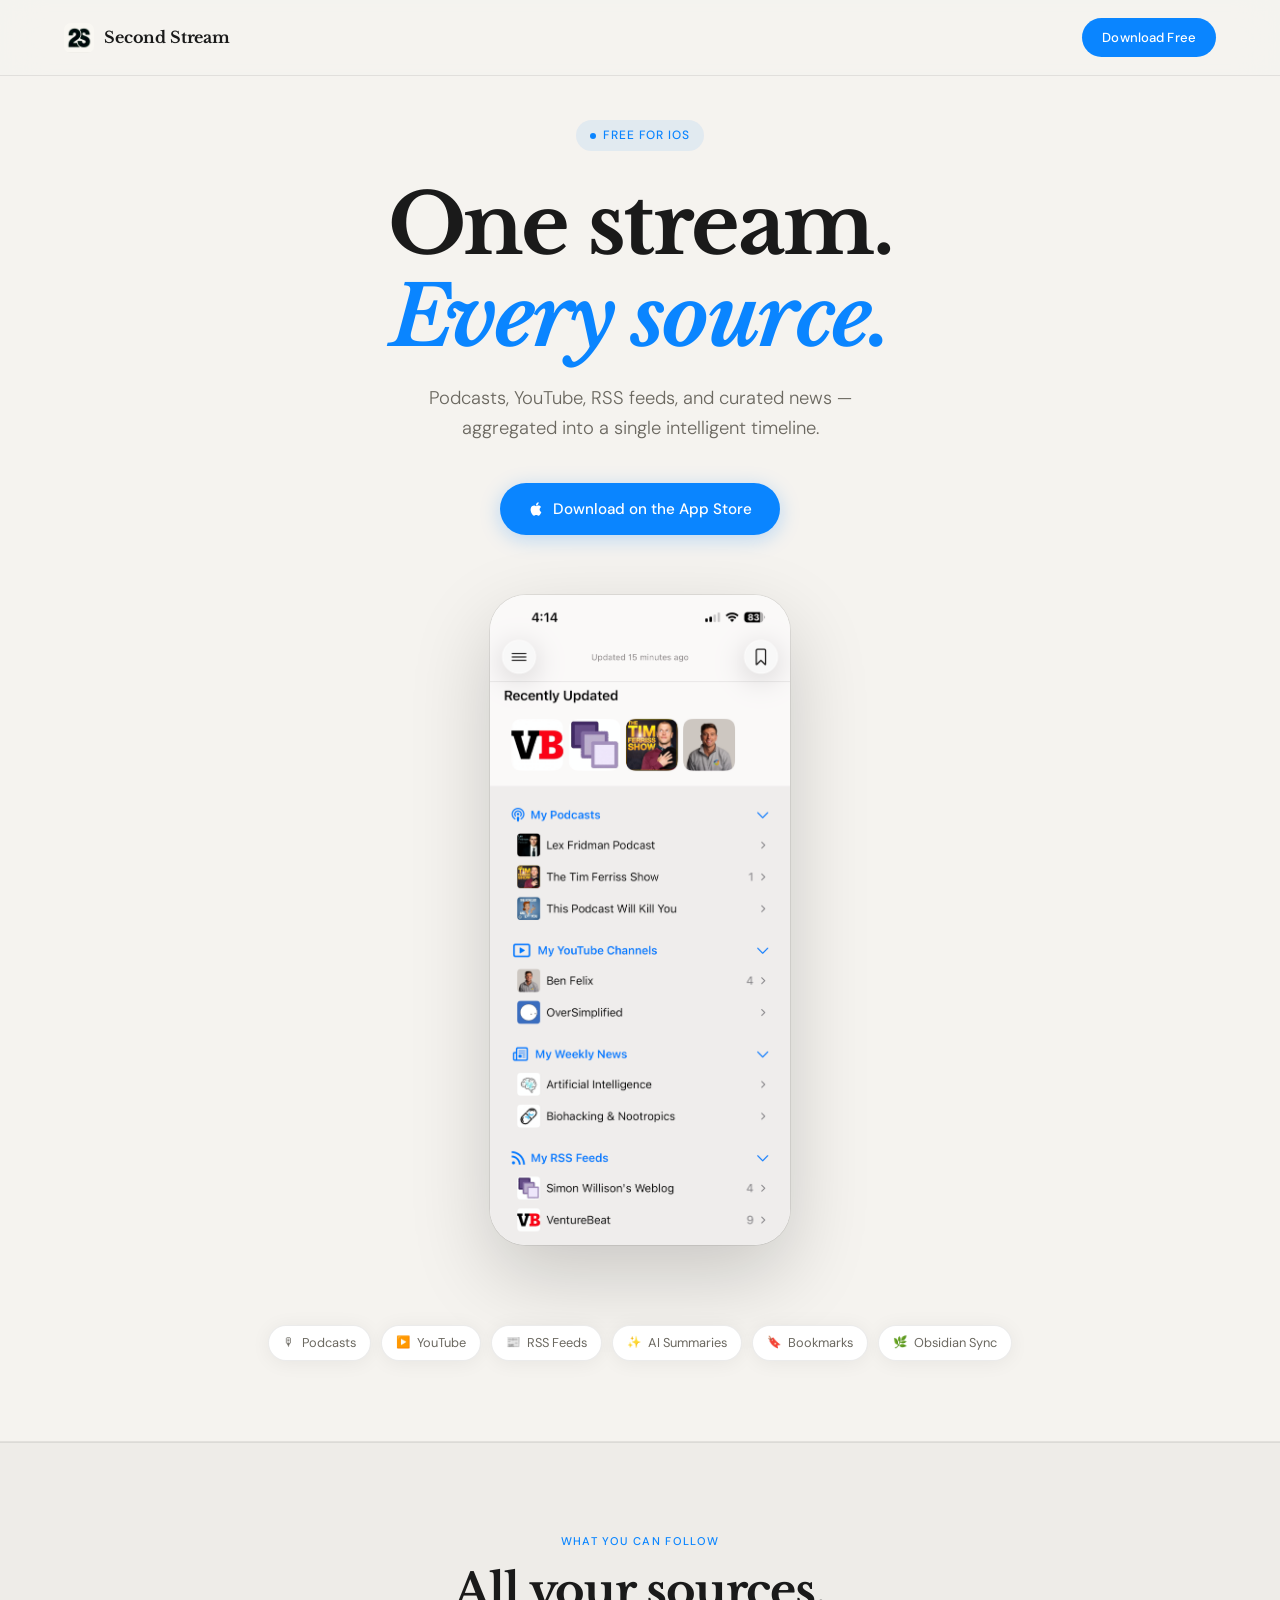
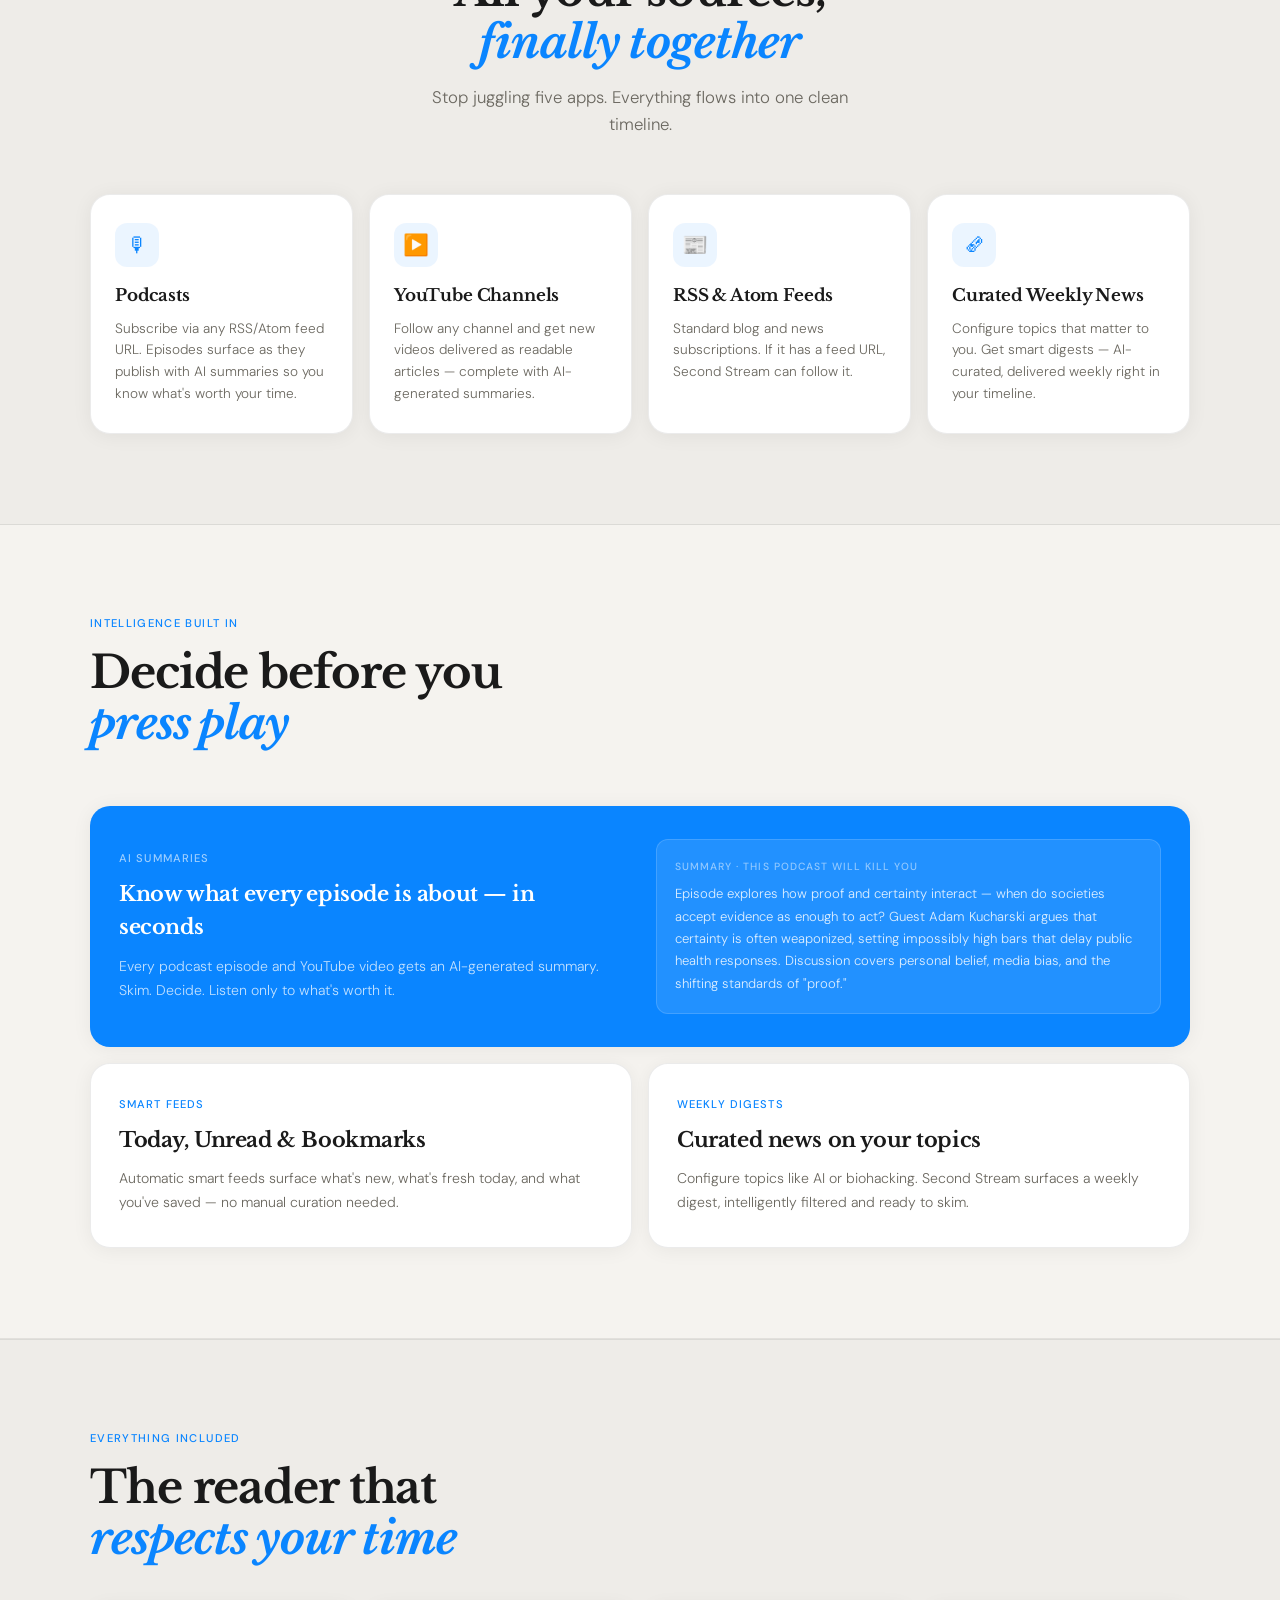
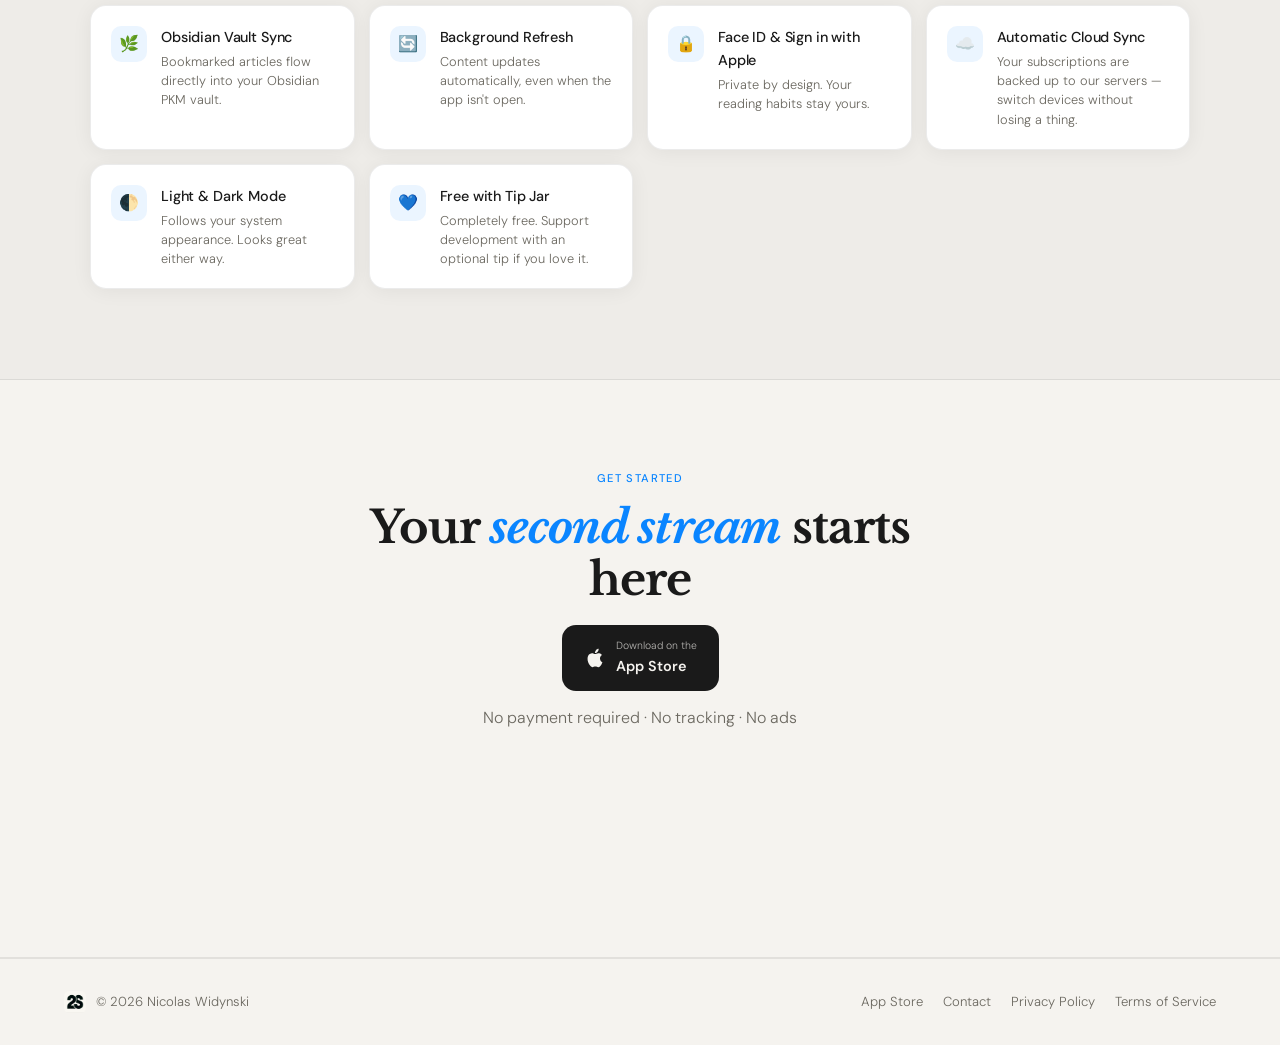
<file: www/index.html>
<!DOCTYPE html>
<html lang="en">
<head>
<meta charset="UTF-8"/>
<meta name="viewport" content="width=device-width, initial-scale=1.0"/>
<title>Second Stream — Your Content, One Stream</title>
<link rel="preconnect" href="https://fonts.googleapis.com"/>
<link href="https://fonts.googleapis.com/css2?family=Libre+Baskerville:ital,wght@0,400;0,700;1,400&family=DM+Sans:wght@300;400;500&display=swap" rel="stylesheet"/>
<style>
  :root {
    --bg: #f5f3ef;
    --surface: #eeece8;
    --border: rgba(0,0,0,0.08);
    --text: #1a1a1a;
    --text-muted: #6b6860;
    --accent: #0A85FF;
    --accent-light: #3a9fff;
    --pill-bg: rgba(10,133,255,0.08);
    --card-bg: #ffffff;
    --shadow: 0 2px 20px rgba(0,0,0,0.06);
    --shadow-hover: 0 8px 40px rgba(0,0,0,0.12);
  }
  @media (prefers-color-scheme: dark) {
    :root {
      --bg: #0d1017;
      --surface: #131620;
      --border: rgba(255,255,255,0.07);
      --text: #e8e5df;
      --text-muted: #7a7870;
      --accent: #3d9bff;
      --accent-light: #60b0ff;
      --pill-bg: rgba(10,133,255,0.12);
      --card-bg: #131620;
      --shadow: 0 2px 20px rgba(0,0,0,0.3);
      --shadow-hover: 0 8px 40px rgba(0,0,0,0.5);
    }
  }

  *, *::before, *::after { box-sizing: border-box; margin: 0; padding: 0; }

  body {
    background: var(--bg);
    color: var(--text);
    font-family: 'DM Sans', sans-serif;
    font-weight: 300;
    line-height: 1.6;
    -webkit-font-smoothing: antialiased;
    overflow-x: hidden;
  }

  /* NAV */
  nav {
    position: fixed; top: 0; left: 0; right: 0; z-index: 100;
    padding: 18px 5vw;
    display: flex; align-items: center; justify-content: space-between;
    backdrop-filter: blur(20px) saturate(150%);
    -webkit-backdrop-filter: blur(20px) saturate(150%);
    background: rgba(245,243,239,0.82);
    border-bottom: 1px solid var(--border);
    transition: background 0.3s;
  }
  @media (prefers-color-scheme: dark) {
    nav { background: rgba(13,16,23,0.88); }
  }
  .nav-logo {
    display: flex; align-items: center; gap: 10px;
    font-family: 'Libre Baskerville', serif;
    font-size: 1rem; font-weight: 700;
    color: var(--text); text-decoration: none;
    letter-spacing: -0.01em;
  }
  .nav-logo img { width: 30px; height: 30px; border-radius: 7px; }
  .nav-cta {
    background: var(--accent); color: #fff;
    padding: 9px 20px; border-radius: 100px;
    font-size: 0.82rem; font-weight: 500; letter-spacing: 0.01em;
    text-decoration: none; transition: opacity 0.2s, transform 0.2s;
    white-space: nowrap;
  }
  .nav-cta:hover { opacity: 0.85; transform: translateY(-1px); }

  /* HERO */
  .hero {
    min-height: 100svh;
    display: flex; flex-direction: column;
    align-items: center; justify-content: center;
    text-align: center;
    padding: 120px 5vw 80px;
    position: relative;
  }
  .hero-eyebrow {
    display: inline-flex; align-items: center; gap: 7px;
    background: var(--pill-bg);
    color: var(--accent);
    font-size: 0.75rem; font-weight: 500; letter-spacing: 0.08em;
    text-transform: uppercase;
    padding: 6px 14px; border-radius: 100px;
    margin-bottom: 28px;
    opacity: 0; animation: fadeUp 0.6s 0.1s forwards;
  }
  .hero-eyebrow::before {
    content: '';
    width: 6px; height: 6px; border-radius: 50%;
    background: var(--accent); flex-shrink: 0;
  }
  h1 {
    font-family: 'Libre Baskerville', serif;
    font-size: clamp(2.4rem, 7vw, 5.2rem);
    font-weight: 700;
    line-height: 1.1;
    letter-spacing: -0.03em;
    color: var(--text);
    max-width: 820px;
    opacity: 0; animation: fadeUp 0.7s 0.2s forwards;
  }
  h1 em {
    font-style: italic;
    color: var(--accent);
  }
  .hero-sub {
    margin-top: 22px;
    font-size: clamp(1rem, 2.2vw, 1.15rem);
    color: var(--text-muted);
    max-width: 520px;
    font-weight: 300;
    opacity: 0; animation: fadeUp 0.7s 0.35s forwards;
  }
  .hero-actions {
    margin-top: 40px;
    display: flex; flex-wrap: wrap; gap: 12px;
    justify-content: center;
    opacity: 0; animation: fadeUp 0.7s 0.5s forwards;
  }
  .btn-primary {
    display: inline-flex; align-items: center; gap: 9px;
    background: var(--accent); color: #fff;
    padding: 14px 28px; border-radius: 100px;
    font-size: 0.95rem; font-weight: 500;
    text-decoration: none;
    transition: opacity 0.2s, transform 0.2s, box-shadow 0.2s;
    box-shadow: 0 4px 20px rgba(10,133,255,0.25);
  }
  .btn-primary:hover { opacity: 0.88; transform: translateY(-2px); box-shadow: 0 8px 30px rgba(10,133,255,0.35); }
  @media (prefers-color-scheme: dark) {
    .btn-primary { box-shadow: 0 4px 20px rgba(10,133,255,0.2); }
    .btn-primary:hover { box-shadow: 0 8px 30px rgba(10,133,255,0.35); }
  }
  .btn-secondary {
    display: inline-flex; align-items: center; gap: 8px;
    background: transparent; color: var(--text-muted);
    padding: 14px 22px; border-radius: 100px;
    font-size: 0.9rem; font-weight: 400;
    text-decoration: none; border: 1px solid var(--border);
    transition: color 0.2s, border-color 0.2s;
  }
  .btn-secondary:hover { color: var(--text); border-color: var(--text-muted); }

  /* PHONE MOCKUP */
  .phone-wrap {
    margin-top: 60px;
    position: relative;
    width: min(300px, 80vw);
    opacity: 0; animation: fadeUp 0.8s 0.65s forwards;
  }
  .phone-frame {
    width: 100%;
    border-radius: 36px;
    overflow: hidden;
    box-shadow: 0 30px 80px rgba(0,0,0,0.18), 0 0 0 1px var(--border);
    position: relative;
    background: var(--card-bg);
  }
  .phone-frame img {
    width: 100%; display: block;
  }

  /* FEATURES STRIP */
  .features-strip {
    padding: 0 5vw 80px;
    display: flex; flex-wrap: wrap;
    gap: 10px; justify-content: center;
    opacity: 0; animation: fadeUp 0.7s 0.8s forwards;
  }
  .feature-pill {
    display: inline-flex; align-items: center; gap: 7px;
    background: var(--card-bg);
    border: 1px solid var(--border);
    color: var(--text-muted);
    font-size: 0.8rem; font-weight: 400;
    padding: 7px 14px; border-radius: 100px;
    box-shadow: var(--shadow);
  }
  .feature-pill span { font-size: 0.9em; }

  /* SECTION */
  section { padding: 90px 5vw; }
  .section-label {
    font-size: 0.7rem; font-weight: 500; letter-spacing: 0.12em;
    text-transform: uppercase; color: var(--accent);
    margin-bottom: 14px;
  }
  h2 {
    font-family: 'Libre Baskerville', serif;
    font-size: clamp(1.8rem, 4vw, 2.8rem);
    font-weight: 700; letter-spacing: -0.025em;
    line-height: 1.15;
    color: var(--text);
    max-width: 560px;
  }
  h2 em { font-style: italic; color: var(--accent); }

  /* CONTENT TYPES */
  .content-types {
    background: var(--surface);
    border-top: 1px solid var(--border);
    border-bottom: 1px solid var(--border);
  }
  .content-types-inner {
    max-width: 1100px; margin: 0 auto;
  }
  .content-types-header {
    text-align: center; margin-bottom: 56px;
  }
  .content-types-header h2 { margin: 0 auto; max-width: 560px; }
  .content-types-header p {
    margin-top: 16px; color: var(--text-muted);
    font-size: 1.05rem; max-width: 440px; margin-left: auto; margin-right: auto;
  }
  .types-grid {
    display: grid;
    grid-template-columns: repeat(auto-fit, minmax(220px, 1fr));
    gap: 16px;
  }
  .type-card {
    background: var(--card-bg);
    border: 1px solid var(--border);
    border-radius: 20px;
    padding: 28px 24px;
    transition: transform 0.2s, box-shadow 0.2s;
    box-shadow: var(--shadow);
  }
  .type-card:hover { transform: translateY(-3px); box-shadow: var(--shadow-hover); }
  .type-icon {
    width: 44px; height: 44px; border-radius: 12px;
    background: var(--pill-bg);
    display: flex; align-items: center; justify-content: center;
    font-size: 1.3rem; margin-bottom: 16px;
    color: var(--accent);
  }
  .type-card h3 {
    font-family: 'Libre Baskerville', serif;
    font-size: 1.05rem; font-weight: 700;
    letter-spacing: -0.01em; margin-bottom: 8px;
    color: var(--text);
  }
  .type-card p {
    font-size: 0.85rem; color: var(--text-muted);
    line-height: 1.6;
  }

  /* AI FEATURE */
  .ai-section { max-width: 1100px; margin: 0 auto; }
  .ai-grid {
    margin-top: 56px;
    display: grid;
    grid-template-columns: 1fr 1fr;
    gap: 16px;
  }
  @media (max-width: 700px) { .ai-grid { grid-template-columns: 1fr; } }
  .ai-card {
    background: var(--card-bg);
    border: 1px solid var(--border);
    border-radius: 20px;
    padding: 32px 28px;
    box-shadow: var(--shadow);
  }
  .ai-card.featured {
    grid-column: 1 / -1;
    display: grid;
    grid-template-columns: 1fr 1fr;
    gap: 32px;
    align-items: center;
    background: var(--accent);
    border-color: transparent;
    color: #fff;
  }
  @media (max-width: 700px) { .ai-card.featured { grid-column: 1; grid-template-columns: 1fr; } }
  .ai-card.featured .ai-card-label { color: rgba(255,255,255,0.6); }
  .ai-card.featured h3 { color: #fff; }
  .ai-card.featured p { color: rgba(255,255,255,0.75); }
  .ai-card-label {
    font-size: 0.7rem; font-weight: 500; letter-spacing: 0.1em;
    text-transform: uppercase; color: var(--accent);
    margin-bottom: 10px;
  }
  .ai-card h3 {
    font-family: 'Libre Baskerville', serif;
    font-size: 1.3rem; font-weight: 700;
    letter-spacing: -0.02em; margin-bottom: 10px;
    color: var(--text);
  }
  .ai-card p { font-size: 0.88rem; color: var(--text-muted); line-height: 1.7; }
  .summary-preview {
    background: rgba(255,255,255,0.1);
    border-radius: 12px;
    padding: 18px;
    font-size: 0.82rem;
    line-height: 1.7;
    color: rgba(255,255,255,0.85);
    border: 1px solid rgba(255,255,255,0.15);
  }
  .summary-preview-label {
    font-size: 0.65rem; font-weight: 500; letter-spacing: 0.1em;
    text-transform: uppercase; color: rgba(255,255,255,0.5);
    margin-bottom: 8px;
  }

  /* FEATURES LIST */
  .features-section { max-width: 1100px; margin: 0 auto; }
  .features-section h2 { margin-bottom: 40px; }
  .features-list {
    display: grid;
    grid-template-columns: repeat(auto-fill, minmax(260px, 1fr));
    gap: 14px;
  }
  .feat-item {
    display: flex; gap: 14px; align-items: flex-start;
    background: var(--card-bg);
    border: 1px solid var(--border);
    border-radius: 16px;
    padding: 20px 20px;
    box-shadow: var(--shadow);
    transition: transform 0.2s;
  }
  .feat-item:hover { transform: translateY(-2px); }
  .feat-item-icon {
    flex-shrink: 0;
    width: 36px; height: 36px;
    background: var(--pill-bg);
    border-radius: 10px;
    display: flex; align-items: center; justify-content: center;
    font-size: 1rem; color: var(--accent);
  }
  .feat-item-text h4 {
    font-size: 0.9rem; font-weight: 500; color: var(--text);
    margin-bottom: 3px; letter-spacing: -0.01em;
  }
  .feat-item-text p { font-size: 0.8rem; color: var(--text-muted); line-height: 1.5; }

  /* CTA */
  .cta-section {
    text-align: center;
    max-width: 600px; margin: 0 auto;
    padding-bottom: 100px;
  }
  .cta-section h2 { margin: 0 auto 20px; }
  .cta-section p { color: var(--text-muted); font-size: 1rem; margin-bottom: 36px; }
  .cta-note {
    margin-top: 14px;
    font-size: 0.78rem;
    color: var(--text-muted);
  }

  /* FOOTER */
  footer {
    border-top: 1px solid var(--border);
    padding: 32px 5vw;
    display: flex; flex-wrap: wrap;
    align-items: center; justify-content: space-between;
    gap: 16px;
  }
  .footer-left {
    display: flex; align-items: center; gap: 10px;
    font-size: 0.82rem; color: var(--text-muted);
  }
  .footer-left img { width: 22px; height: 22px; border-radius: 5px; }
  .footer-links {
    display: flex; flex-wrap: wrap; gap: 20px;
  }
  .footer-links a {
    font-size: 0.82rem; color: var(--text-muted);
    text-decoration: none; transition: color 0.2s;
  }
  .footer-links a:hover { color: var(--text); }

  /* DIVIDER */
  hr {
    border: none;
    border-top: 1px solid var(--border);
    margin: 0;
  }

  /* ANIMATIONS */
  @keyframes fadeUp {
    from { opacity: 0; transform: translateY(18px); }
    to   { opacity: 1; transform: translateY(0); }
  }

  /* SCROLL REVEAL */
  .reveal {
    opacity: 0; transform: translateY(20px);
    transition: opacity 0.6s ease, transform 0.6s ease;
  }
  .reveal.visible { opacity: 1; transform: translateY(0); }

  /* APP STORE BADGE */
  .appstore-badge {
    display: inline-flex; align-items: center; gap: 10px;
    background: var(--text);
    color: var(--bg);
    padding: 13px 22px; border-radius: 14px;
    text-decoration: none;
    font-size: 0.85rem; font-weight: 500;
    transition: opacity 0.2s, transform 0.2s;
  }
  .appstore-badge:hover { opacity: 0.85; transform: translateY(-2px); }
  .appstore-badge svg { flex-shrink: 0; }
  .appstore-badge-text { text-align: left; }
  .appstore-badge-text small { font-size: 0.65rem; font-weight: 300; display: block; opacity: 0.7; }
  .appstore-badge-text strong { font-size: 0.9rem; font-weight: 600; }

  @media (max-width: 480px) {
    h1 { font-size: 2.1rem; }
    h2 { font-size: 1.7rem; }
    section { padding: 60px 5vw; }
    .ai-card.featured { grid-template-columns: 1fr; }
  }
</style>
</head>
<body>

<nav>
  <a href="#" class="nav-logo">
    <img src="Icon_1024x1024.png" alt="Second Stream icon"/>
    Second Stream
  </a>
  <a href="https://apps.apple.com/ca/app/second-stream/id6760979035" class="nav-cta">Download Free</a>
</nav>

<!-- HERO -->
<div class="hero">
  <div class="hero-eyebrow">Free for iOS</div>
  <h1>One stream.<br/><em>Every source.</em></h1>
  <p class="hero-sub">Podcasts, YouTube, RSS feeds, and curated news — aggregated into a single intelligent timeline.</p>
  <div class="hero-actions">
    <a href="https://apps.apple.com/ca/app/second-stream/id6760979035" class="btn-primary">
      <svg width="16" height="16" viewBox="0 0 24 24" fill="currentColor"><path d="M18.71 19.5c-.83 1.24-1.71 2.45-3.05 2.47-1.34.03-1.77-.79-3.29-.79-1.53 0-2 .77-3.27.82-1.31.05-2.3-1.32-3.14-2.53C4.25 17 2.94 12.45 4.7 9.39c.87-1.52 2.43-2.48 4.12-2.51 1.28-.02 2.5.87 3.29.87.78 0 2.26-1.07 3.8-.91.65.03 2.47.26 3.64 1.98-.09.06-2.17 1.28-2.15 3.81.03 3.02 2.65 4.03 2.68 4.04-.03.07-.42 1.44-1.38 2.83M13 3.5c.73-.83 1.94-1.46 2.94-1.5.13 1.17-.34 2.35-1.04 3.19-.69.85-1.83 1.51-2.95 1.42-.15-1.15.41-2.35 1.05-3.11z"/></svg>
      <span>Download on the App Store</span>
    </a>
  </div>
  <div class="phone-wrap">
    <div class="phone-frame">
      <img src="screenshot1.PNG" alt="Second Stream app screenshot"/>
    </div>
  </div>
</div>

<div class="features-strip">
  <div class="feature-pill"><span>🎙</span> Podcasts</div>
  <div class="feature-pill"><span>▶️</span> YouTube</div>
  <div class="feature-pill"><span>📰</span> RSS Feeds</div>
  <div class="feature-pill"><span>✨</span> AI Summaries</div>
  <div class="feature-pill"><span>🔖</span> Bookmarks</div>
  <div class="feature-pill"><span>🌿</span> Obsidian Sync</div>
</div>

<hr/>

<!-- CONTENT TYPES -->
<section class="content-types">
  <div class="content-types-inner">
    <div class="content-types-header reveal">
      <div class="section-label">What you can follow</div>
      <h2>All your sources,<br/><em>finally together</em></h2>
      <p>Stop juggling five apps. Everything flows into one clean timeline.</p>
    </div>
    <div class="types-grid reveal">
      <div class="type-card">
        <div class="type-icon">🎙</div>
        <h3>Podcasts</h3>
        <p>Subscribe via any RSS/Atom feed URL. Episodes surface as they publish with AI summaries so you know what's worth your time.</p>
      </div>
      <div class="type-card">
        <div class="type-icon">▶️</div>
        <h3>YouTube Channels</h3>
        <p>Follow any channel and get new videos delivered as readable articles — complete with AI-generated summaries.</p>
      </div>
      <div class="type-card">
        <div class="type-icon">📰</div>
        <h3>RSS &amp; Atom Feeds</h3>
        <p>Standard blog and news subscriptions. If it has a feed URL, Second Stream can follow it.</p>
      </div>
      <div class="type-card">
        <div class="type-icon">🗞</div>
        <h3>Curated Weekly News</h3>
        <p>Configure topics that matter to you. Get smart digests — AI-curated, delivered weekly right in your timeline.</p>
      </div>
    </div>
  </div>
</section>

<!-- AI -->
<section>
  <div class="ai-section">
    <div class="reveal">
      <div class="section-label">Intelligence built in</div>
      <h2>Decide before you<br/><em>press play</em></h2>
    </div>
    <div class="ai-grid reveal">
      <div class="ai-card featured">
        <div>
          <div class="ai-card-label">AI Summaries</div>
          <h3>Know what every episode is about — in seconds</h3>
          <p>Every podcast episode and YouTube video gets an AI-generated summary. Skim. Decide. Listen only to what's worth it.</p>
        </div>
        <div class="summary-preview">
          <div class="summary-preview-label">Summary · This Podcast Will Kill You</div>
          Episode explores how proof and certainty interact — when do societies accept evidence as enough to act? Guest Adam Kucharski argues that certainty is often weaponized, setting impossibly high bars that delay public health responses. Discussion covers personal belief, media bias, and the shifting standards of "proof."
        </div>
      </div>
      <div class="ai-card">
        <div class="ai-card-label">Smart Feeds</div>
        <h3>Today, Unread &amp; Bookmarks</h3>
        <p>Automatic smart feeds surface what's new, what's fresh today, and what you've saved — no manual curation needed.</p>
      </div>
      <div class="ai-card">
        <div class="ai-card-label">Weekly Digests</div>
        <h3>Curated news on your topics</h3>
        <p>Configure topics like AI or biohacking. Second Stream surfaces a weekly digest, intelligently filtered and ready to skim.</p>
      </div>
    </div>
  </div>
</section>

<hr/>

<!-- FEATURES -->
<section style="background: var(--surface); border-top: 1px solid var(--border); border-bottom: 1px solid var(--border);">
  <div class="features-section">
    <div class="reveal">
      <div class="section-label">Everything included</div>
      <h2>The reader that<br/><em>respects your time</em></h2>
    </div>
    <div class="features-list reveal">
      <div class="feat-item">
        <div class="feat-item-icon">🌿</div>
        <div class="feat-item-text">
          <h4>Obsidian Vault Sync</h4>
          <p>Bookmarked articles flow directly into your Obsidian PKM vault.</p>
        </div>
      </div>
      <div class="feat-item">
        <div class="feat-item-icon">🔄</div>
        <div class="feat-item-text">
          <h4>Background Refresh</h4>
          <p>Content updates automatically, even when the app isn't open.</p>
        </div>
      </div>
      <div class="feat-item">
        <div class="feat-item-icon">🔒</div>
        <div class="feat-item-text">
          <h4>Face ID &amp; Sign in with Apple</h4>
          <p>Private by design. Your reading habits stay yours.</p>
        </div>
      </div>
      <div class="feat-item">
        <div class="feat-item-icon">☁️</div>
        <div class="feat-item-text">
          <h4>Automatic Cloud Sync</h4>
          <p>Your subscriptions are backed up to our servers — switch devices without losing a thing.</p>
        </div>
      </div>
      <div class="feat-item">
        <div class="feat-item-icon">🌓</div>
        <div class="feat-item-text">
          <h4>Light &amp; Dark Mode</h4>
          <p>Follows your system appearance. Looks great either way.</p>
        </div>
      </div>
      <div class="feat-item">
        <div class="feat-item-icon">💙</div>
        <div class="feat-item-text">
          <h4>Free with Tip Jar</h4>
          <p>Completely free. Support development with an optional tip if you love it.</p>
        </div>
      </div>
    </div>
  </div>
</section>

<!-- CTA -->
<section>
  <div class="cta-section reveal">
    <div class="section-label">Get started</div>
    <h2>Your <em>second stream</em> starts here</h2>
    <a href="https://apps.apple.com/ca/app/second-stream/id6760979035" class="appstore-badge">
      <svg width="22" height="22" viewBox="0 0 24 24" fill="currentColor"><path d="M18.71 19.5c-.83 1.24-1.71 2.45-3.05 2.47-1.34.03-1.77-.79-3.29-.79-1.53 0-2 .77-3.27.82-1.31.05-2.3-1.32-3.14-2.53C4.25 17 2.94 12.45 4.7 9.39c.87-1.52 2.43-2.48 4.12-2.51 1.28-.02 2.5.87 3.29.87.78 0 2.26-1.07 3.8-.91.65.03 2.47.26 3.64 1.98-.09.06-2.17 1.28-2.15 3.81.03 3.02 2.65 4.03 2.68 4.04-.03.07-.42 1.44-1.38 2.83M13 3.5c.73-.83 1.94-1.46 2.94-1.5.13 1.17-.34 2.35-1.04 3.19-.69.85-1.83 1.51-2.95 1.42-.15-1.15.41-2.35 1.05-3.11z"/></svg>
      <div class="appstore-badge-text">
        <small>Download on the</small>
        <strong>App Store</strong>
      </div>
    </a>
    <p class="cta-note">No payment required · No tracking · No ads</p>
  </div>
</section>

<hr/>

<footer>
  <div class="footer-left">
    <img src="Icon_1024x1024.png" alt="Second Stream"/>
    © 2026 Nicolas Widynski
  </div>
  <div class="footer-links">
    <a href="https://apps.apple.com/ca/app/second-stream/id6760979035">App Store</a>
    <a href="mailto:secondstream@nwidynski.com">Contact</a>
    <a href="./privacy.html">Privacy Policy</a>
    <a href="./terms.html">Terms of Service</a>
  </div>
</footer>

<script>
  const observer = new IntersectionObserver((entries) => {
    entries.forEach(e => {
      if (e.isIntersecting) {
        e.target.classList.add('visible');
        observer.unobserve(e.target);
      }
    });
  }, { threshold: 0.1, rootMargin: '0px 0px -40px 0px' });

  document.querySelectorAll('.reveal').forEach(el => observer.observe(el));
</script>
</body>
</html>
</file>
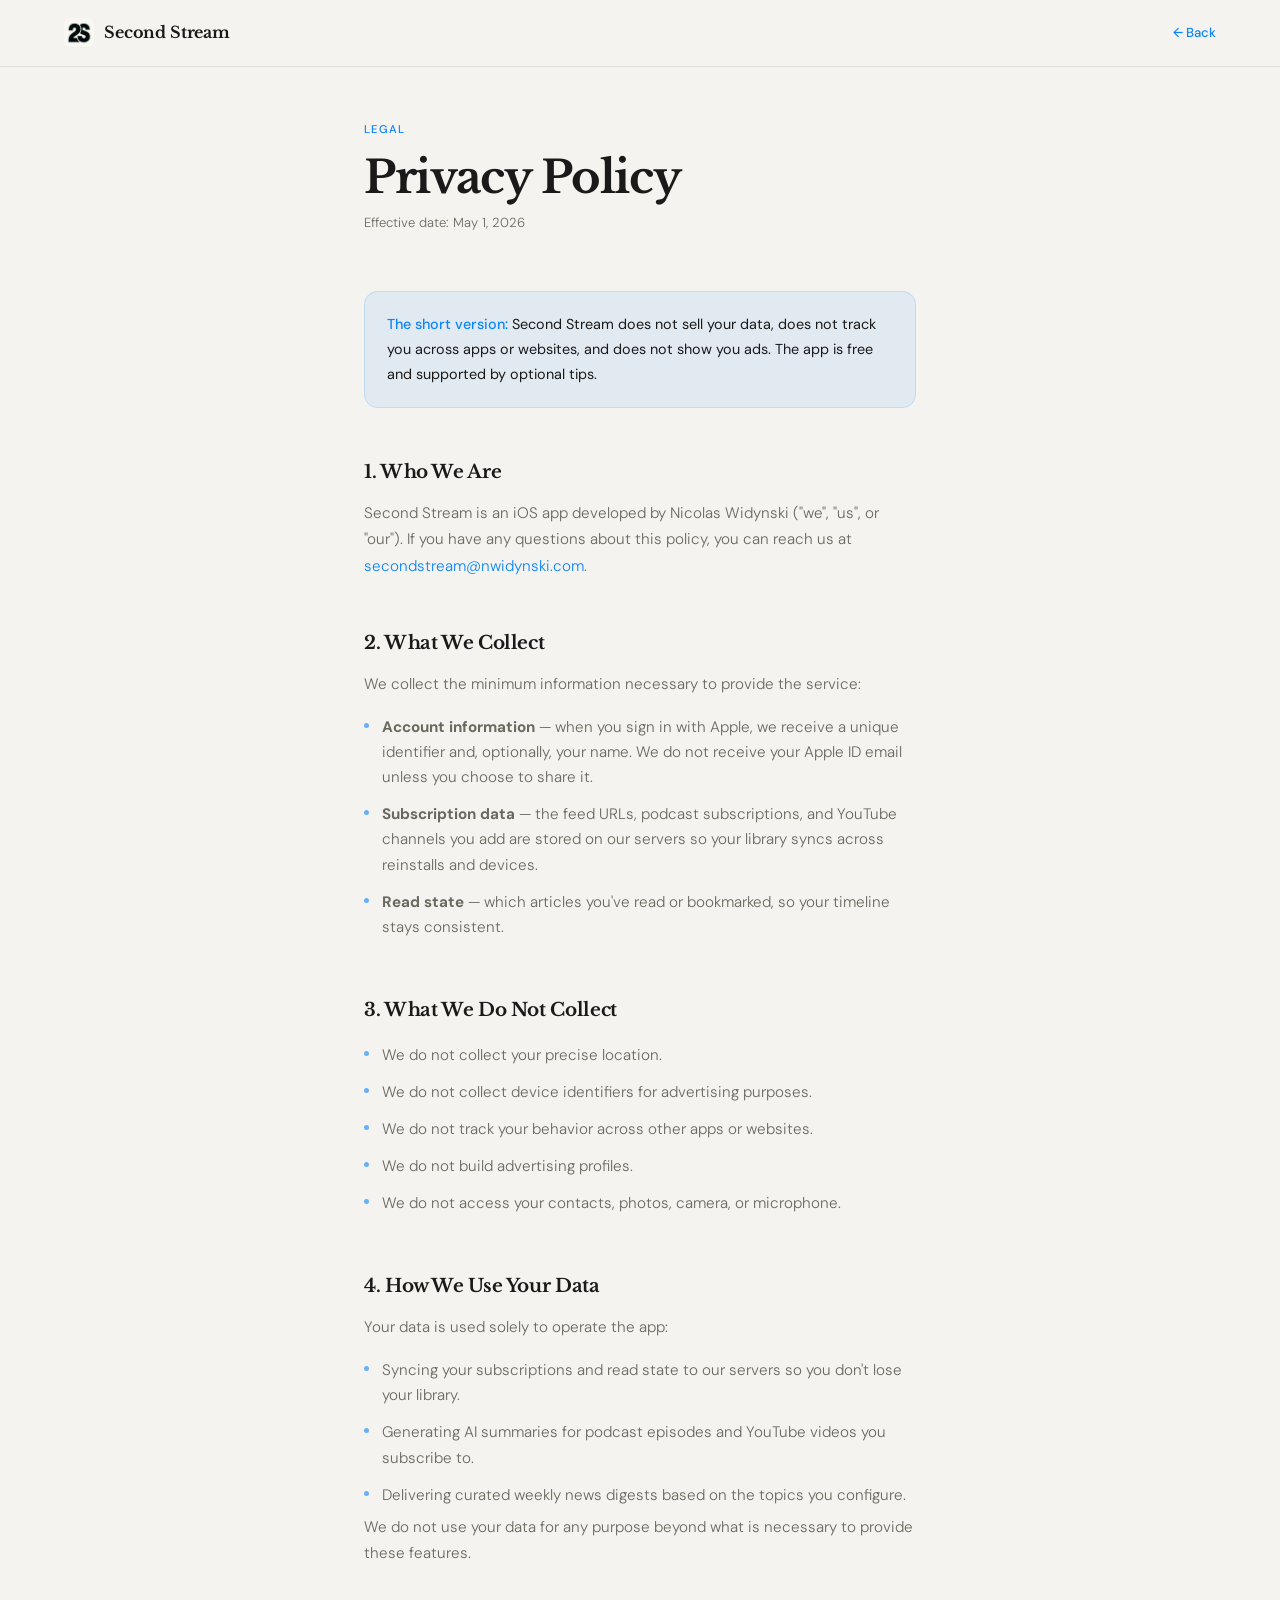
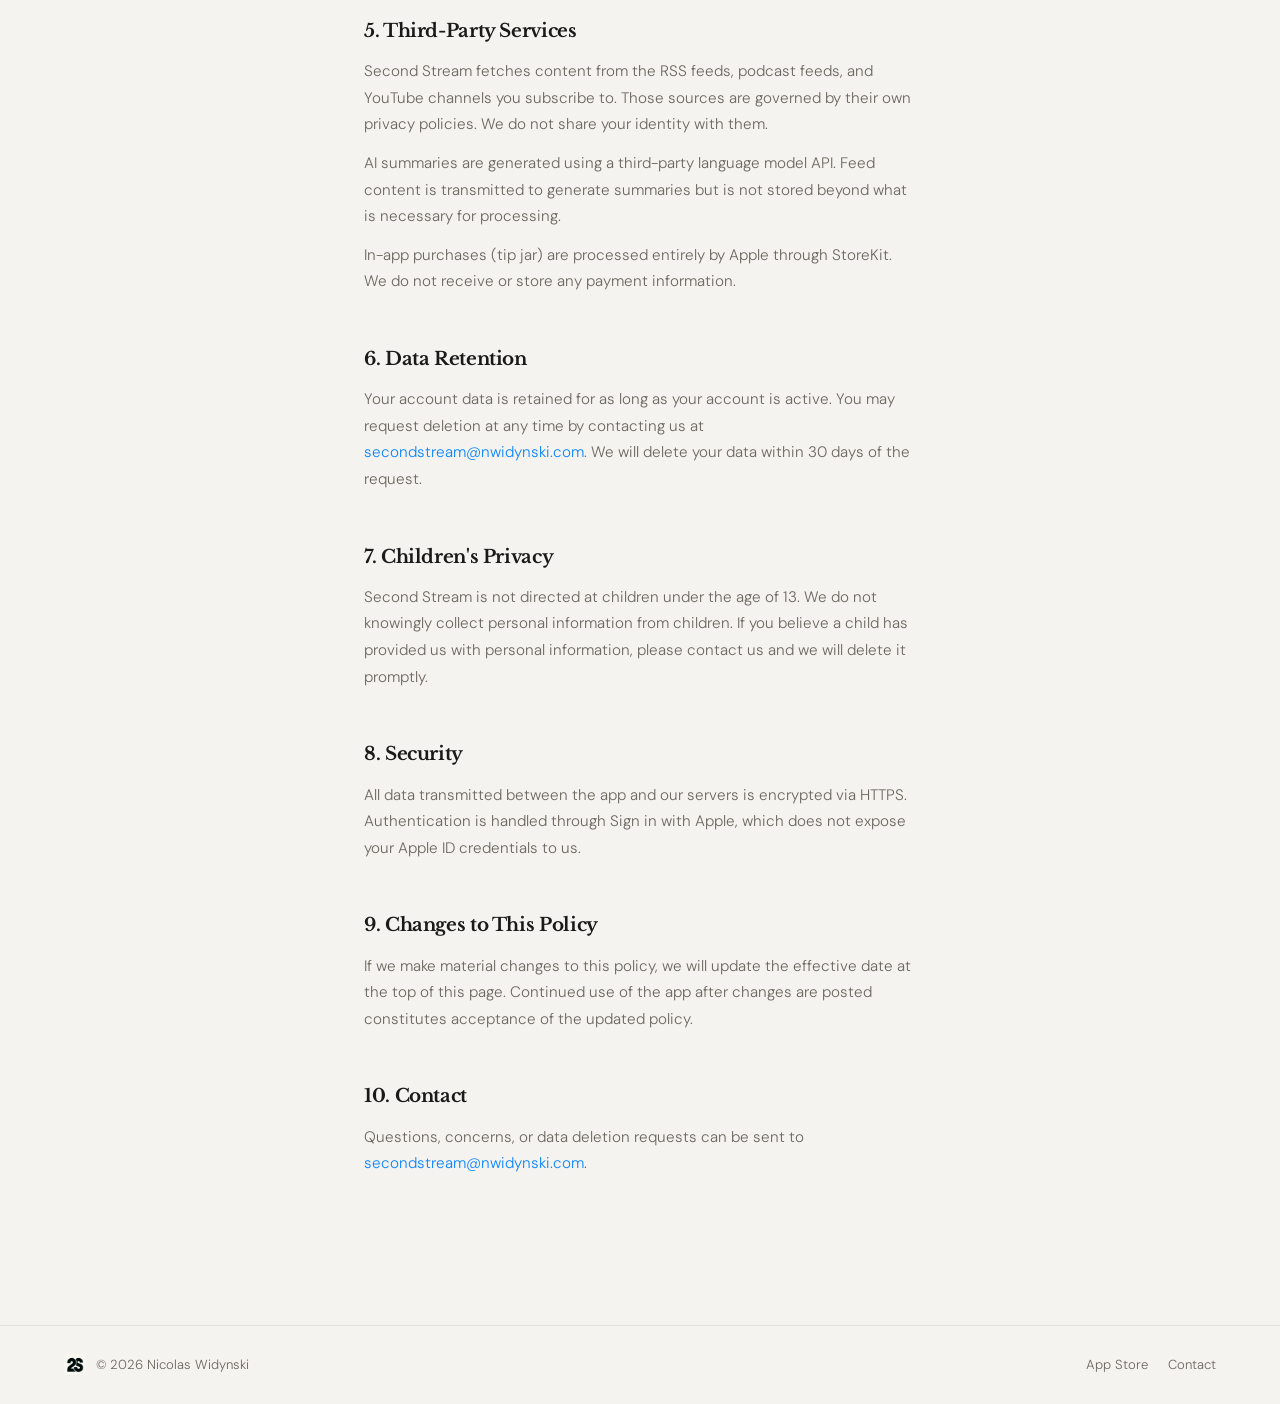
<file: www/privacy.html>
<!DOCTYPE html>
<html lang="en">
<head>
<meta charset="UTF-8"/>
<meta name="viewport" content="width=device-width, initial-scale=1.0"/>
<title>Privacy Policy — Second Stream</title>
<link rel="preconnect" href="https://fonts.googleapis.com"/>
<link href="https://fonts.googleapis.com/css2?family=Libre+Baskerville:ital,wght@0,400;0,700;1,400&family=DM+Sans:wght@300;400;500&display=swap" rel="stylesheet"/>
<style>
  :root {
    --bg: #f5f3ef;
    --surface: #eeece8;
    --border: rgba(0,0,0,0.08);
    --text: #1a1a1a;
    --text-muted: #6b6860;
    --accent: #0A85FF;
    --pill-bg: rgba(10,133,255,0.08);
    --card-bg: #ffffff;
    --shadow: 0 2px 20px rgba(0,0,0,0.06);
  }
  @media (prefers-color-scheme: dark) {
    :root {
      --bg: #0d1017;
      --surface: #131620;
      --border: rgba(255,255,255,0.07);
      --text: #e8e5df;
      --text-muted: #7a7870;
      --accent: #3d9bff;
      --pill-bg: rgba(10,133,255,0.12);
      --card-bg: #131620;
      --shadow: 0 2px 20px rgba(0,0,0,0.3);
    }
  }

  *, *::before, *::after { box-sizing: border-box; margin: 0; padding: 0; }

  body {
    background: var(--bg);
    color: var(--text);
    font-family: 'DM Sans', sans-serif;
    font-weight: 300;
    line-height: 1.7;
    -webkit-font-smoothing: antialiased;
  }

  nav {
    position: fixed; top: 0; left: 0; right: 0; z-index: 100;
    padding: 18px 5vw;
    display: flex; align-items: center; justify-content: space-between;
    backdrop-filter: blur(20px) saturate(150%);
    -webkit-backdrop-filter: blur(20px) saturate(150%);
    background: rgba(245,243,239,0.82);
    border-bottom: 1px solid var(--border);
  }
  @media (prefers-color-scheme: dark) {
    nav { background: rgba(13,16,23,0.88); }
  }
  .nav-logo {
    display: flex; align-items: center; gap: 10px;
    font-family: 'Libre Baskerville', serif;
    font-size: 1rem; font-weight: 700;
    color: var(--text); text-decoration: none;
    letter-spacing: -0.01em;
  }
  .nav-logo img { width: 30px; height: 30px; border-radius: 7px; }
  .nav-back {
    font-size: 0.82rem; color: var(--accent);
    text-decoration: none; font-weight: 500;
    display: flex; align-items: center; gap: 5px;
    transition: opacity 0.2s;
  }
  .nav-back:hover { opacity: 0.7; }

  .container {
    max-width: 680px;
    margin: 0 auto;
    padding: 120px 5vw 100px;
  }

  .page-label {
    font-size: 0.7rem; font-weight: 500; letter-spacing: 0.12em;
    text-transform: uppercase; color: var(--accent);
    margin-bottom: 14px;
    display: block;
  }

  h1 {
    font-family: 'Libre Baskerville', serif;
    font-size: clamp(1.9rem, 5vw, 2.8rem);
    font-weight: 700;
    letter-spacing: -0.03em;
    line-height: 1.1;
    color: var(--text);
    margin-bottom: 10px;
  }

  .effective-date {
    font-size: 0.82rem;
    color: var(--text-muted);
    margin-bottom: 56px;
    display: block;
  }

  .section {
    margin-bottom: 48px;
  }

  h2 {
    font-family: 'Libre Baskerville', serif;
    font-size: 1.15rem;
    font-weight: 700;
    letter-spacing: -0.02em;
    color: var(--text);
    margin-bottom: 12px;
  }

  p {
    font-size: 0.95rem;
    color: var(--text-muted);
    margin-bottom: 12px;
    line-height: 1.75;
  }
  p:last-child { margin-bottom: 0; }

  ul {
    list-style: none;
    padding: 0;
    margin: 12px 0 0;
  }
  ul li {
    font-size: 0.95rem;
    color: var(--text-muted);
    padding: 6px 0 6px 18px;
    position: relative;
    line-height: 1.65;
  }
  ul li::before {
    content: '';
    position: absolute; left: 0; top: 14px;
    width: 5px; height: 5px;
    border-radius: 50%;
    background: var(--accent);
    opacity: 0.6;
  }

  .highlight-box {
    background: var(--pill-bg);
    border: 1px solid rgba(10,133,255,0.15);
    border-radius: 14px;
    padding: 20px 22px;
    margin-bottom: 48px;
  }
  .highlight-box p {
    font-size: 0.9rem;
    color: var(--text);
    margin: 0;
    font-weight: 400;
  }
  .highlight-box strong { color: var(--accent); font-weight: 500; }

  hr {
    border: none;
    border-top: 1px solid var(--border);
    margin: 48px 0;
  }

  a { color: var(--accent); text-decoration: none; }
  a:hover { text-decoration: underline; }

  footer {
    border-top: 1px solid var(--border);
    padding: 28px 5vw;
    display: flex; flex-wrap: wrap;
    align-items: center; justify-content: space-between;
    gap: 14px;
  }
  .footer-left {
    display: flex; align-items: center; gap: 10px;
    font-size: 0.82rem; color: var(--text-muted);
  }
  .footer-left img { width: 22px; height: 22px; border-radius: 5px; }
  .footer-links { display: flex; flex-wrap: wrap; gap: 20px; }
  .footer-links a { font-size: 0.82rem; color: var(--text-muted); text-decoration: none; transition: color 0.2s; }
  .footer-links a:hover { color: var(--text); }
</style>
</head>
<body>

<nav>
  <a href="index.html" class="nav-logo">
    <img src="Icon_1024x1024.png" alt="Second Stream icon"/>
    Second Stream
  </a>
  <a href="index.html" class="nav-back">
    ← Back
  </a>
</nav>

<div class="container">
  <span class="page-label">Legal</span>
  <h1>Privacy Policy</h1>
  <span class="effective-date">Effective date: May 1, 2026</span>

  <div class="highlight-box">
    <p><strong>The short version:</strong> Second Stream does not sell your data, does not track you across apps or websites, and does not show you ads. The app is free and supported by optional tips.</p>
  </div>

  <div class="section">
    <h2>1. Who We Are</h2>
    <p>Second Stream is an iOS app developed by Nicolas Widynski ("we", "us", or "our"). If you have any questions about this policy, you can reach us at <a href="mailto:secondstream@nwidynski.com">secondstream@nwidynski.com</a>.</p>
  </div>

  <div class="section">
    <h2>2. What We Collect</h2>
    <p>We collect the minimum information necessary to provide the service:</p>
    <ul>
      <li><strong>Account information</strong> — when you sign in with Apple, we receive a unique identifier and, optionally, your name. We do not receive your Apple ID email unless you choose to share it.</li>
      <li><strong>Subscription data</strong> — the feed URLs, podcast subscriptions, and YouTube channels you add are stored on our servers so your library syncs across reinstalls and devices.</li>
      <li><strong>Read state</strong> — which articles you've read or bookmarked, so your timeline stays consistent.</li>
    </ul>
  </div>

  <div class="section">
    <h2>3. What We Do Not Collect</h2>
    <ul>
      <li>We do not collect your precise location.</li>
      <li>We do not collect device identifiers for advertising purposes.</li>
      <li>We do not track your behavior across other apps or websites.</li>
      <li>We do not build advertising profiles.</li>
      <li>We do not access your contacts, photos, camera, or microphone.</li>
    </ul>
  </div>

  <div class="section">
    <h2>4. How We Use Your Data</h2>
    <p>Your data is used solely to operate the app:</p>
    <ul>
      <li>Syncing your subscriptions and read state to our servers so you don't lose your library.</li>
      <li>Generating AI summaries for podcast episodes and YouTube videos you subscribe to.</li>
      <li>Delivering curated weekly news digests based on the topics you configure.</li>
    </ul>
    <p>We do not use your data for any purpose beyond what is necessary to provide these features.</p>
  </div>

  <div class="section">
    <h2>5. Third-Party Services</h2>
    <p>Second Stream fetches content from the RSS feeds, podcast feeds, and YouTube channels you subscribe to. Those sources are governed by their own privacy policies. We do not share your identity with them.</p>
    <p>AI summaries are generated using a third-party language model API. Feed content is transmitted to generate summaries but is not stored beyond what is necessary for processing.</p>
    <p>In-app purchases (tip jar) are processed entirely by Apple through StoreKit. We do not receive or store any payment information.</p>
  </div>

  <div class="section">
    <h2>6. Data Retention</h2>
    <p>Your account data is retained for as long as your account is active. You may request deletion at any time by contacting us at <a href="mailto:secondstream@nwidynski.com">secondstream@nwidynski.com</a>. We will delete your data within 30 days of the request.</p>
  </div>

  <div class="section">
    <h2>7. Children's Privacy</h2>
    <p>Second Stream is not directed at children under the age of 13. We do not knowingly collect personal information from children. If you believe a child has provided us with personal information, please contact us and we will delete it promptly.</p>
  </div>

  <div class="section">
    <h2>8. Security</h2>
    <p>All data transmitted between the app and our servers is encrypted via HTTPS. Authentication is handled through Sign in with Apple, which does not expose your Apple ID credentials to us.</p>
  </div>

  <div class="section">
    <h2>9. Changes to This Policy</h2>
    <p>If we make material changes to this policy, we will update the effective date at the top of this page. Continued use of the app after changes are posted constitutes acceptance of the updated policy.</p>
  </div>

  <div class="section">
    <h2>10. Contact</h2>
    <p>Questions, concerns, or data deletion requests can be sent to <a href="mailto:secondstream@nwidynski.com">secondstream@nwidynski.com</a>.</p>
  </div>
</div>

<footer>
  <div class="footer-left">
    <img src="Icon_1024x1024.png" alt="Second Stream"/>
    © 2026 Nicolas Widynski
  </div>
  <div class="footer-links">
    <a href="https://apps.apple.com/app/secondstream/id0000000000">App Store</a>
    <a href="mailto:secondstream@nwidynski.com">Contact</a>
  </div>
</footer>

</body>
</html>
</file>
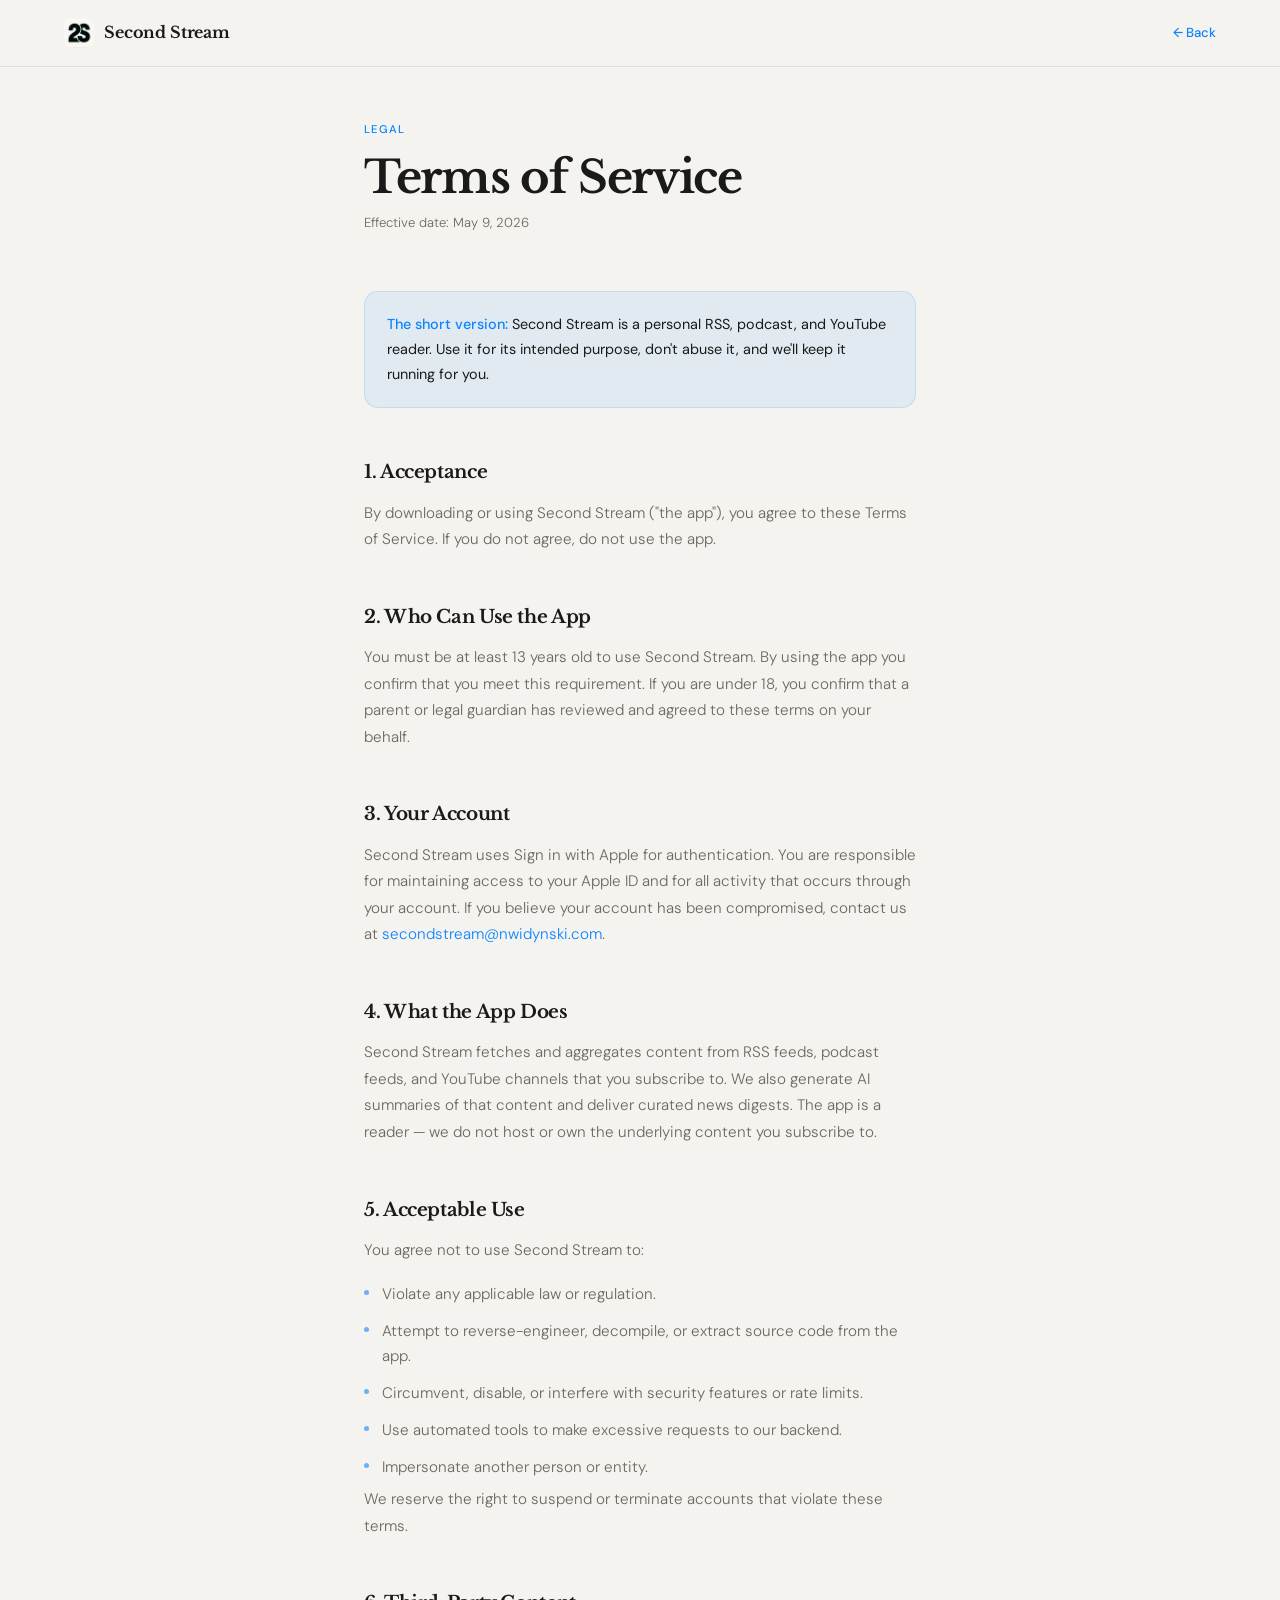
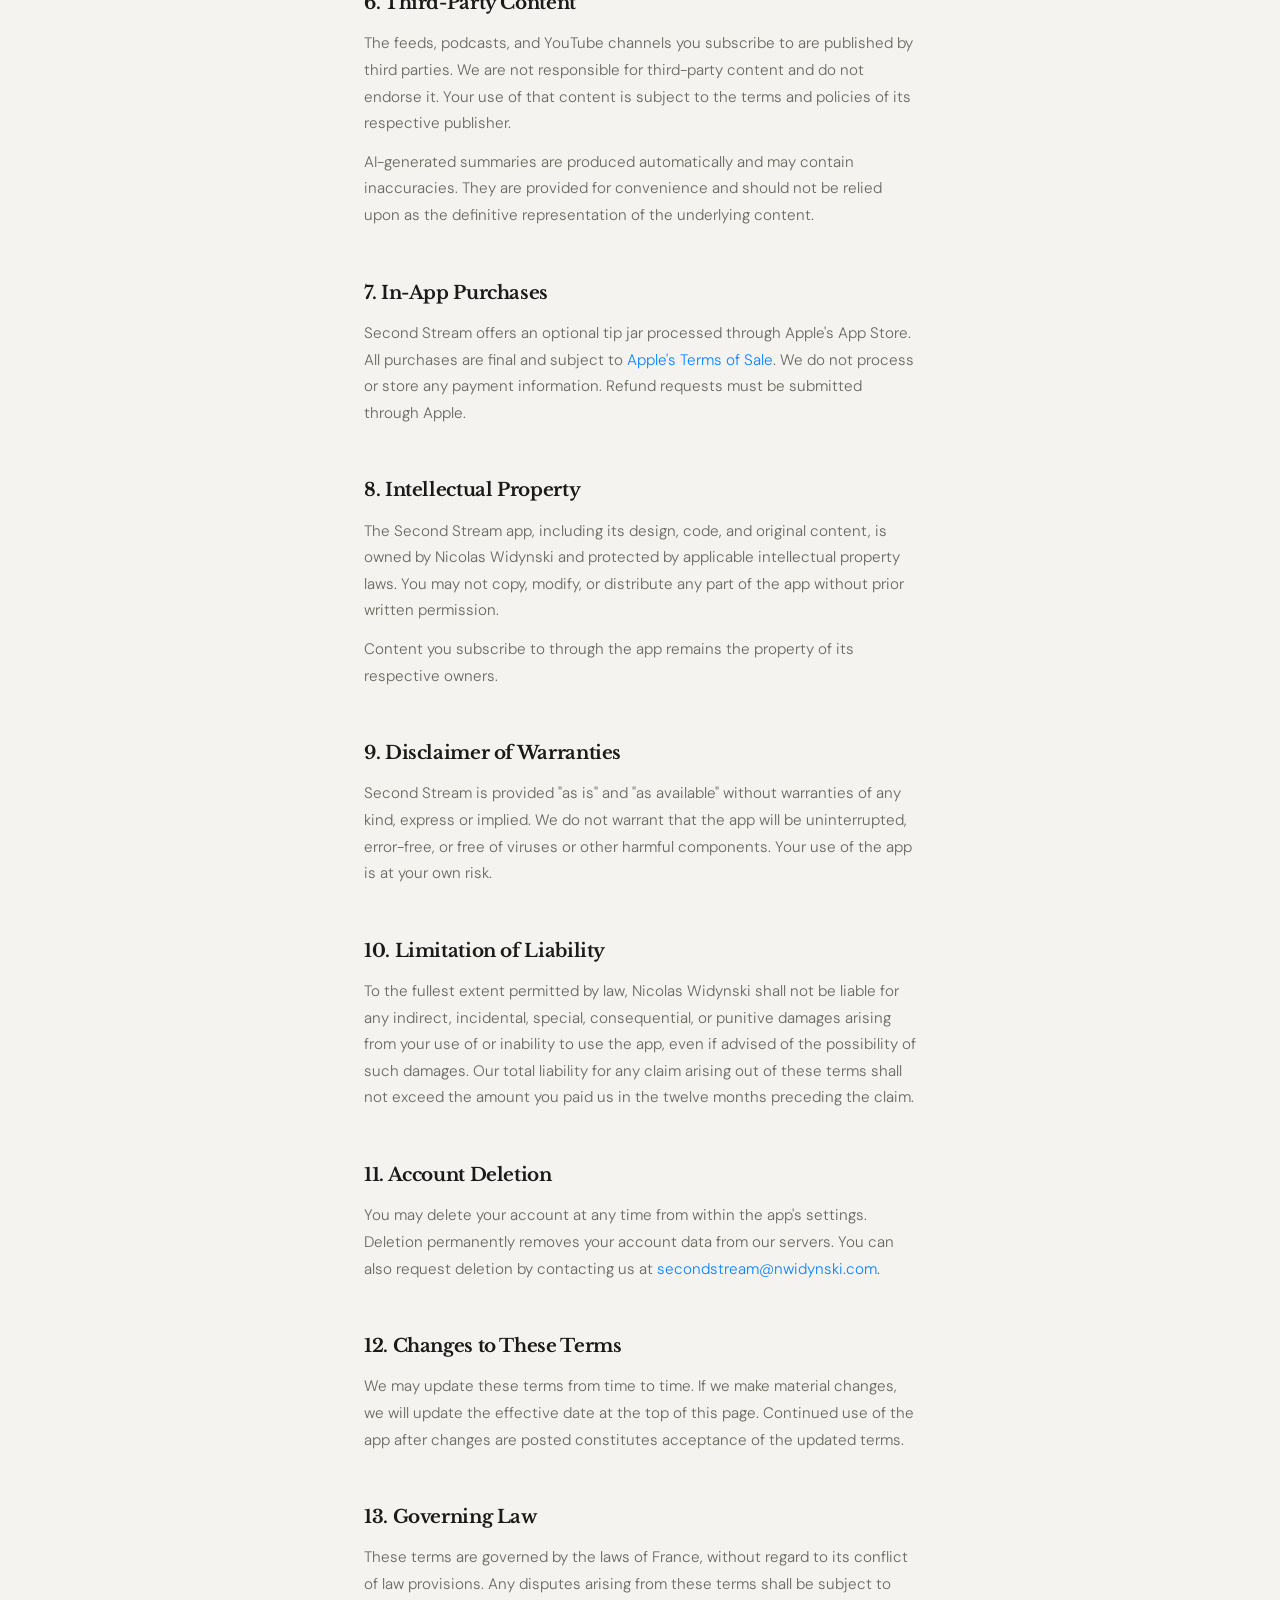
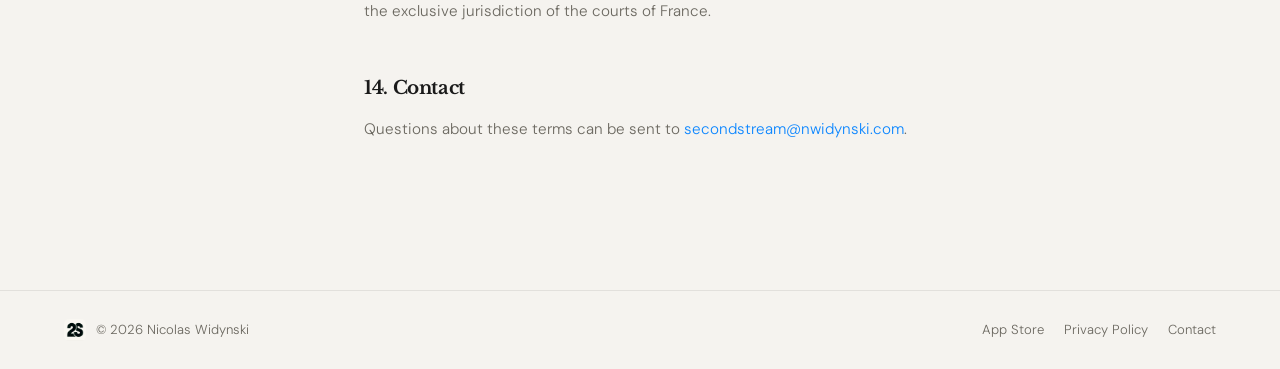
<file: www/terms.html>
<!DOCTYPE html>
<html lang="en">
<head>
<meta charset="UTF-8"/>
<meta name="viewport" content="width=device-width, initial-scale=1.0"/>
<title>Terms of Service — Second Stream</title>
<link rel="preconnect" href="https://fonts.googleapis.com"/>
<link href="https://fonts.googleapis.com/css2?family=Libre+Baskerville:ital,wght@0,400;0,700;1,400&family=DM+Sans:wght@300;400;500&display=swap" rel="stylesheet"/>
<style>
  :root {
    --bg: #f5f3ef;
    --surface: #eeece8;
    --border: rgba(0,0,0,0.08);
    --text: #1a1a1a;
    --text-muted: #6b6860;
    --accent: #0A85FF;
    --pill-bg: rgba(10,133,255,0.08);
    --card-bg: #ffffff;
    --shadow: 0 2px 20px rgba(0,0,0,0.06);
  }
  @media (prefers-color-scheme: dark) {
    :root {
      --bg: #0d1017;
      --surface: #131620;
      --border: rgba(255,255,255,0.07);
      --text: #e8e5df;
      --text-muted: #7a7870;
      --accent: #3d9bff;
      --pill-bg: rgba(10,133,255,0.12);
      --card-bg: #131620;
      --shadow: 0 2px 20px rgba(0,0,0,0.3);
    }
  }

  *, *::before, *::after { box-sizing: border-box; margin: 0; padding: 0; }

  body {
    background: var(--bg);
    color: var(--text);
    font-family: 'DM Sans', sans-serif;
    font-weight: 300;
    line-height: 1.7;
    -webkit-font-smoothing: antialiased;
  }

  nav {
    position: fixed; top: 0; left: 0; right: 0; z-index: 100;
    padding: 18px 5vw;
    display: flex; align-items: center; justify-content: space-between;
    backdrop-filter: blur(20px) saturate(150%);
    -webkit-backdrop-filter: blur(20px) saturate(150%);
    background: rgba(245,243,239,0.82);
    border-bottom: 1px solid var(--border);
  }
  @media (prefers-color-scheme: dark) {
    nav { background: rgba(13,16,23,0.88); }
  }
  .nav-logo {
    display: flex; align-items: center; gap: 10px;
    font-family: 'Libre Baskerville', serif;
    font-size: 1rem; font-weight: 700;
    color: var(--text); text-decoration: none;
    letter-spacing: -0.01em;
  }
  .nav-logo img { width: 30px; height: 30px; border-radius: 7px; }
  .nav-back {
    font-size: 0.82rem; color: var(--accent);
    text-decoration: none; font-weight: 500;
    display: flex; align-items: center; gap: 5px;
    transition: opacity 0.2s;
  }
  .nav-back:hover { opacity: 0.7; }

  .container {
    max-width: 680px;
    margin: 0 auto;
    padding: 120px 5vw 100px;
  }

  .page-label {
    font-size: 0.7rem; font-weight: 500; letter-spacing: 0.12em;
    text-transform: uppercase; color: var(--accent);
    margin-bottom: 14px;
    display: block;
  }

  h1 {
    font-family: 'Libre Baskerville', serif;
    font-size: clamp(1.9rem, 5vw, 2.8rem);
    font-weight: 700;
    letter-spacing: -0.03em;
    line-height: 1.1;
    color: var(--text);
    margin-bottom: 10px;
  }

  .effective-date {
    font-size: 0.82rem;
    color: var(--text-muted);
    margin-bottom: 56px;
    display: block;
  }

  .section {
    margin-bottom: 48px;
  }

  h2 {
    font-family: 'Libre Baskerville', serif;
    font-size: 1.15rem;
    font-weight: 700;
    letter-spacing: -0.02em;
    color: var(--text);
    margin-bottom: 12px;
  }

  p {
    font-size: 0.95rem;
    color: var(--text-muted);
    margin-bottom: 12px;
    line-height: 1.75;
  }
  p:last-child { margin-bottom: 0; }

  ul {
    list-style: none;
    padding: 0;
    margin: 12px 0 0;
  }
  ul li {
    font-size: 0.95rem;
    color: var(--text-muted);
    padding: 6px 0 6px 18px;
    position: relative;
    line-height: 1.65;
  }
  ul li::before {
    content: '';
    position: absolute; left: 0; top: 14px;
    width: 5px; height: 5px;
    border-radius: 50%;
    background: var(--accent);
    opacity: 0.6;
  }

  .highlight-box {
    background: var(--pill-bg);
    border: 1px solid rgba(10,133,255,0.15);
    border-radius: 14px;
    padding: 20px 22px;
    margin-bottom: 48px;
  }
  .highlight-box p {
    font-size: 0.9rem;
    color: var(--text);
    margin: 0;
    font-weight: 400;
  }
  .highlight-box strong { color: var(--accent); font-weight: 500; }

  hr {
    border: none;
    border-top: 1px solid var(--border);
    margin: 48px 0;
  }

  a { color: var(--accent); text-decoration: none; }
  a:hover { text-decoration: underline; }

  footer {
    border-top: 1px solid var(--border);
    padding: 28px 5vw;
    display: flex; flex-wrap: wrap;
    align-items: center; justify-content: space-between;
    gap: 14px;
  }
  .footer-left {
    display: flex; align-items: center; gap: 10px;
    font-size: 0.82rem; color: var(--text-muted);
  }
  .footer-left img { width: 22px; height: 22px; border-radius: 5px; }
  .footer-links { display: flex; flex-wrap: wrap; gap: 20px; }
  .footer-links a { font-size: 0.82rem; color: var(--text-muted); text-decoration: none; transition: color 0.2s; }
  .footer-links a:hover { color: var(--text); }
</style>
</head>
<body>

<nav>
  <a href="index.html" class="nav-logo">
    <img src="Icon_1024x1024.png" alt="Second Stream icon"/>
    Second Stream
  </a>
  <a href="index.html" class="nav-back">
    ← Back
  </a>
</nav>

<div class="container">
  <span class="page-label">Legal</span>
  <h1>Terms of Service</h1>
  <span class="effective-date">Effective date: May 9, 2026</span>

  <div class="highlight-box">
    <p><strong>The short version:</strong> Second Stream is a personal RSS, podcast, and YouTube reader. Use it for its intended purpose, don't abuse it, and we'll keep it running for you.</p>
  </div>

  <div class="section">
    <h2>1. Acceptance</h2>
    <p>By downloading or using Second Stream ("the app"), you agree to these Terms of Service. If you do not agree, do not use the app.</p>
  </div>

  <div class="section">
    <h2>2. Who Can Use the App</h2>
    <p>You must be at least 13 years old to use Second Stream. By using the app you confirm that you meet this requirement. If you are under 18, you confirm that a parent or legal guardian has reviewed and agreed to these terms on your behalf.</p>
  </div>

  <div class="section">
    <h2>3. Your Account</h2>
    <p>Second Stream uses Sign in with Apple for authentication. You are responsible for maintaining access to your Apple ID and for all activity that occurs through your account. If you believe your account has been compromised, contact us at <a href="mailto:secondstream@nwidynski.com">secondstream@nwidynski.com</a>.</p>
  </div>

  <div class="section">
    <h2>4. What the App Does</h2>
    <p>Second Stream fetches and aggregates content from RSS feeds, podcast feeds, and YouTube channels that you subscribe to. We also generate AI summaries of that content and deliver curated news digests. The app is a reader — we do not host or own the underlying content you subscribe to.</p>
  </div>

  <div class="section">
    <h2>5. Acceptable Use</h2>
    <p>You agree not to use Second Stream to:</p>
    <ul>
      <li>Violate any applicable law or regulation.</li>
      <li>Attempt to reverse-engineer, decompile, or extract source code from the app.</li>
      <li>Circumvent, disable, or interfere with security features or rate limits.</li>
      <li>Use automated tools to make excessive requests to our backend.</li>
      <li>Impersonate another person or entity.</li>
    </ul>
    <p>We reserve the right to suspend or terminate accounts that violate these terms.</p>
  </div>

  <div class="section">
    <h2>6. Third-Party Content</h2>
    <p>The feeds, podcasts, and YouTube channels you subscribe to are published by third parties. We are not responsible for third-party content and do not endorse it. Your use of that content is subject to the terms and policies of its respective publisher.</p>
    <p>AI-generated summaries are produced automatically and may contain inaccuracies. They are provided for convenience and should not be relied upon as the definitive representation of the underlying content.</p>
  </div>

  <div class="section">
    <h2>7. In-App Purchases</h2>
    <p>Second Stream offers an optional tip jar processed through Apple's App Store. All purchases are final and subject to <a href="https://www.apple.com/legal/internet-services/itunes/us/terms.html">Apple's Terms of Sale</a>. We do not process or store any payment information. Refund requests must be submitted through Apple.</p>
  </div>

  <div class="section">
    <h2>8. Intellectual Property</h2>
    <p>The Second Stream app, including its design, code, and original content, is owned by Nicolas Widynski and protected by applicable intellectual property laws. You may not copy, modify, or distribute any part of the app without prior written permission.</p>
    <p>Content you subscribe to through the app remains the property of its respective owners.</p>
  </div>

  <div class="section">
    <h2>9. Disclaimer of Warranties</h2>
    <p>Second Stream is provided "as is" and "as available" without warranties of any kind, express or implied. We do not warrant that the app will be uninterrupted, error-free, or free of viruses or other harmful components. Your use of the app is at your own risk.</p>
  </div>

  <div class="section">
    <h2>10. Limitation of Liability</h2>
    <p>To the fullest extent permitted by law, Nicolas Widynski shall not be liable for any indirect, incidental, special, consequential, or punitive damages arising from your use of or inability to use the app, even if advised of the possibility of such damages. Our total liability for any claim arising out of these terms shall not exceed the amount you paid us in the twelve months preceding the claim.</p>
  </div>

  <div class="section">
    <h2>11. Account Deletion</h2>
    <p>You may delete your account at any time from within the app's settings. Deletion permanently removes your account data from our servers. You can also request deletion by contacting us at <a href="mailto:secondstream@nwidynski.com">secondstream@nwidynski.com</a>.</p>
  </div>

  <div class="section">
    <h2>12. Changes to These Terms</h2>
    <p>We may update these terms from time to time. If we make material changes, we will update the effective date at the top of this page. Continued use of the app after changes are posted constitutes acceptance of the updated terms.</p>
  </div>

  <div class="section">
    <h2>13. Governing Law</h2>
    <p>These terms are governed by the laws of France, without regard to its conflict of law provisions. Any disputes arising from these terms shall be subject to the exclusive jurisdiction of the courts of France.</p>
  </div>

  <div class="section">
    <h2>14. Contact</h2>
    <p>Questions about these terms can be sent to <a href="mailto:secondstream@nwidynski.com">secondstream@nwidynski.com</a>.</p>
  </div>
</div>

<footer>
  <div class="footer-left">
    <img src="Icon_1024x1024.png" alt="Second Stream"/>
    © 2026 Nicolas Widynski
  </div>
  <div class="footer-links">
    <a href="https://apps.apple.com/app/secondstream/id0000000000">App Store</a>
    <a href="privacy.html">Privacy Policy</a>
    <a href="mailto:secondstream@nwidynski.com">Contact</a>
  </div>
</footer>

</body>
</html>
</file>
